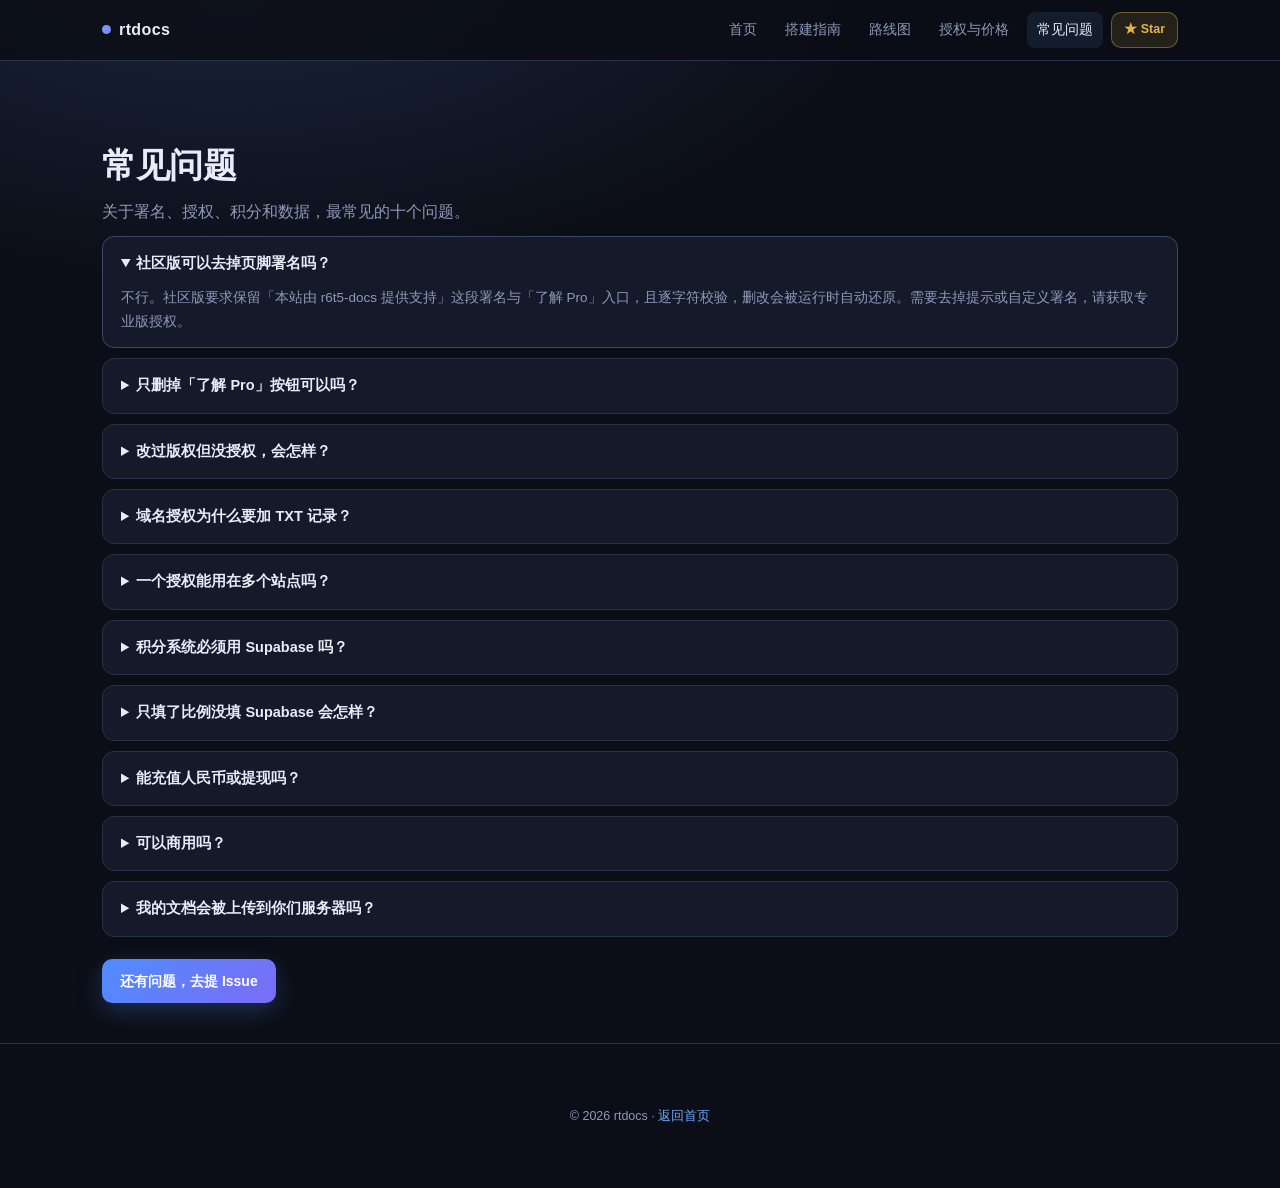
<file: faq.html>
<!DOCTYPE html>
<html lang="zh-CN">
<head>
<meta charset="UTF-8">
<meta name="viewport" content="width=device-width, initial-scale=1.0">
<title>常见问题 · rtdocs</title>
<meta name="description" content="rtdocs 常见问题：署名能不能去掉、授权怎么验证、积分怎么接、能不能商用、数据放哪。">
<link rel="stylesheet" href="assets/style.css">
</head>
<body>
<nav class="nav"><div class="nav-inner">
  <a class="brand" href="index.html"><span class="dot"></span>rtdocs</a>
  <a class="navlink" href="index.html">首页</a>
  <a class="navlink" href="guide.html">搭建指南</a>
  <a class="navlink" href="roadmap.html">路线图</a>
  <a class="navlink" href="pricing.html">授权与价格</a>
  <a class="navlink" href="faq.html">常见问题</a>
  <a class="btn sm gold" href="https://github.com/TanchiPanda/r6t5-docs-community" target="_blank" rel="noopener">★ Star</a>
</div></nav>

<header class="wrap hero" style="padding:64px 22px 10px;text-align:left">
  <h1 style="font-size:34px">常见问题</h1>
  <p class="lede" style="margin:0">关于署名、授权、积分和数据，最常见的十个问题。</p>
</header>

<section class="wrap">
  <details open><summary>社区版可以去掉页脚署名吗？</summary><p>不行。社区版要求保留「本站由 r6t5-docs 提供支持」这段署名与「了解 Pro」入口，且逐字符校验，删改会被运行时自动还原。需要去掉提示或自定义署名，请获取专业版授权。</p></details>
  <details><summary>只删掉「了解 Pro」按钮可以吗？</summary><p>也不可以。按钮和署名一起受保护：删掉、隐藏、改成别的文案或链接都会被判定为篡改并重建。授权版本才会把入口一并隐藏。</p></details>
  <details><summary>改过版权但没授权，会怎样？</summary><p>Docker 版在启动时比对站点文件与镜像原版的哈希，发现被改且未授权会打印差异并直接退出，不提供服务；运行期被改的请求返回 503。改回去或激活授权即可恢复。</p></details>
  <details><summary>域名授权为什么要加 TXT 记录？</summary><p>为了证明你确实控制这个域名。系统只校验 <code>_r6t5-verify.你的域名</code> 这条 TXT 的值是否等于 <code>r6t5-verify=&lt;token&gt;</code>，不检查域名是否存在、也不看 A/CNAME。</p></details>
  <details><summary>一个授权能用在多个站点吗？</summary><p>授权绑定具体域名或仓库。已验证的域名覆盖它自身与子域；多个站点需要分别授权，或把它们登记在同一个授权下的域名列表里。</p></details>
  <details><summary>积分系统必须用 Supabase 吗？</summary><p>目前是。后台填 Supabase URL 与 anon key，执行 <code>sql/points.sql</code> 与 <code>sql/points_v2.sql</code> 就能用。账户、积分、解锁记录、VIP 到期都存在你自己的项目里。</p></details>
  <details><summary>只填了比例没填 Supabase 会怎样？</summary><p>文档仍会按比例锁住，并提示「请联系管理员完善积分系统（管理员邮箱）」。社区版则完全不锁文、不弹窗。</p></details>
  <details><summary>能充值人民币或提现吗？</summary><p>不提供。积分只能通过兑换码、管理员发放，或你自己接的支付回调入账。这样不涉及资金通道与提现合规。</p></details>
  <details><summary>可以商用吗？</summary><p>可以。社区版可用于商业站点的展示，但不能去署名；专业版与订制版按授权范围商用。具体条款见仓库 LICENSE。</p></details>
  <details><summary>我的文档会被上传到你们服务器吗？</summary><p>不会。静态版是纯前端，Docker 版数据都在你自己的数据卷里；只有积分与账户数据放在你配置的 Supabase 项目中。</p></details>
  <div class="cta" style="justify-content:flex-start;margin-top:22px">
    <a class="btn primary" href="https://github.com/TanchiPanda/r6t5-docs-community/issues/new/choose" target="_blank" rel="noopener">还有问题，去提 Issue</a>
  </div>
</section>

<footer><div class="wrap"><div class="copy">© 2026 rtdocs · <a href="index.html">返回首页</a></div></div></footer>
<script src="assets/site.js"></script>
</body>
</html>
</file>
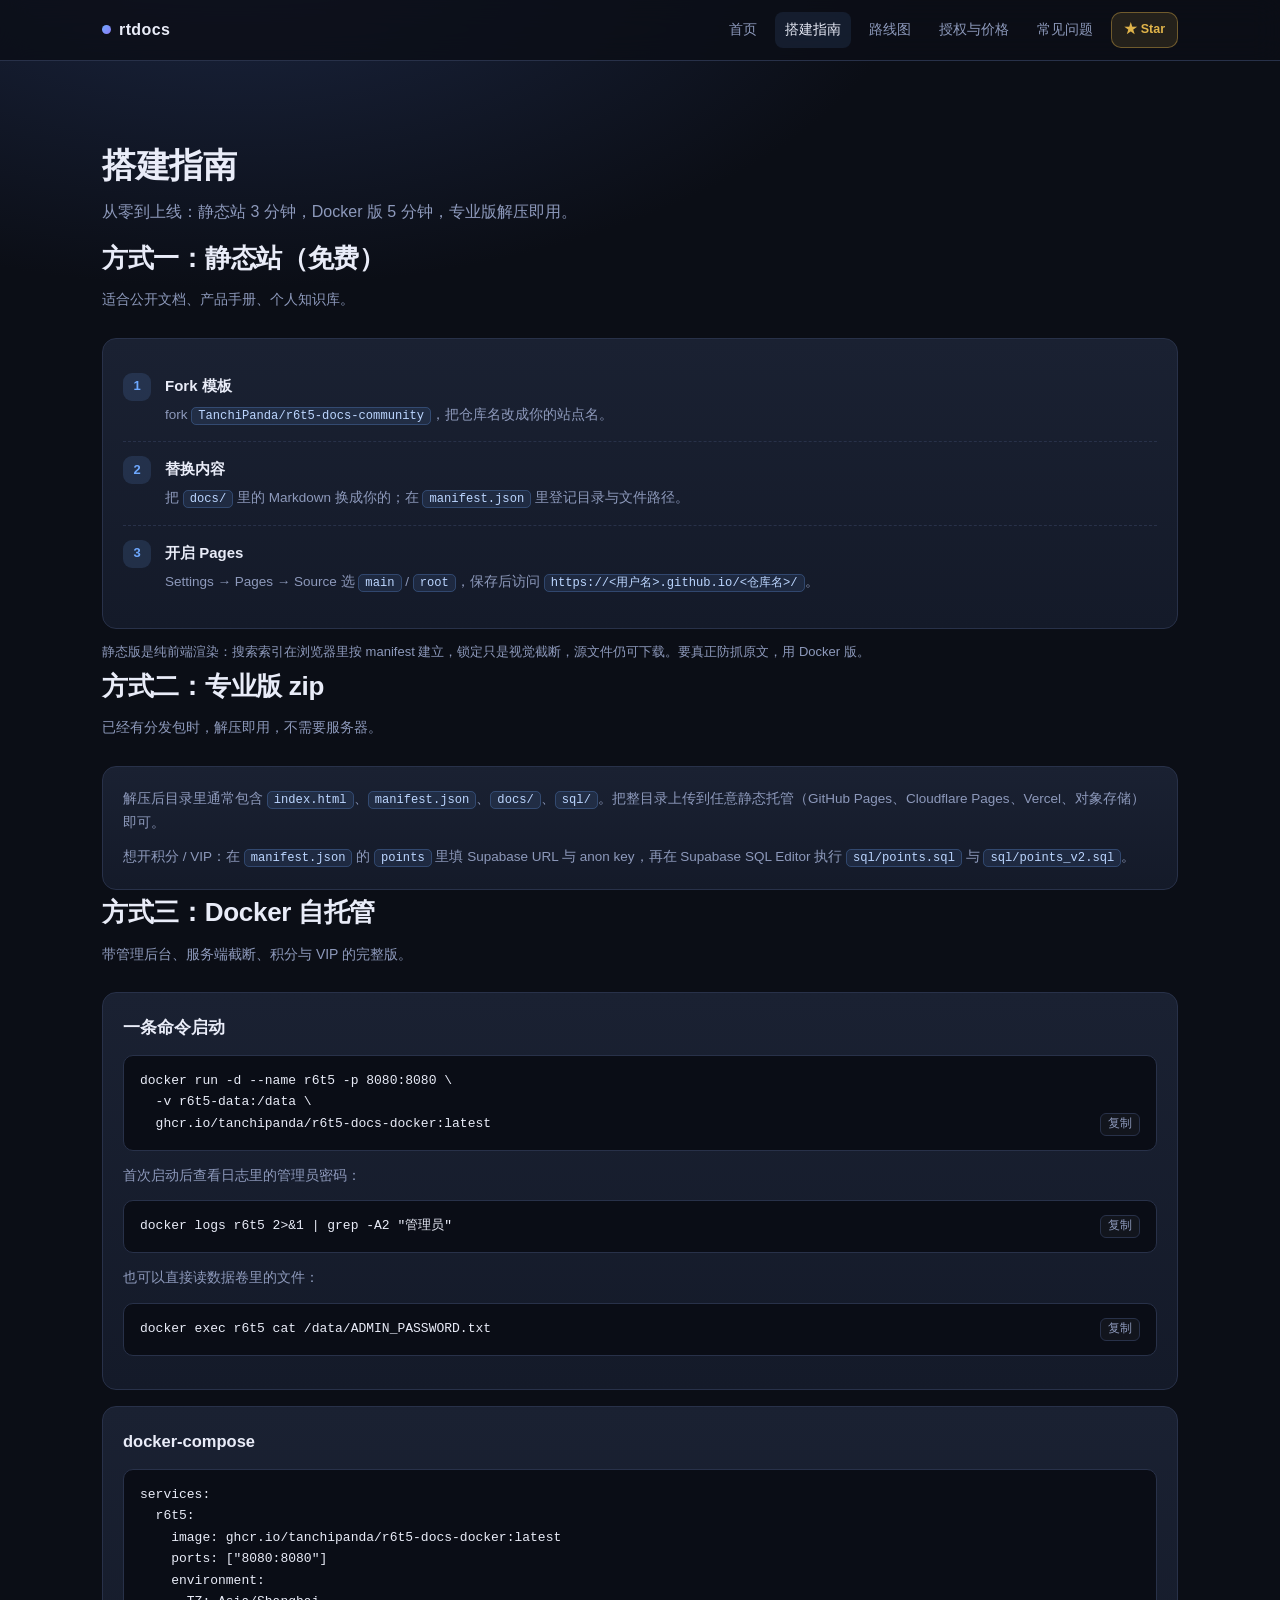
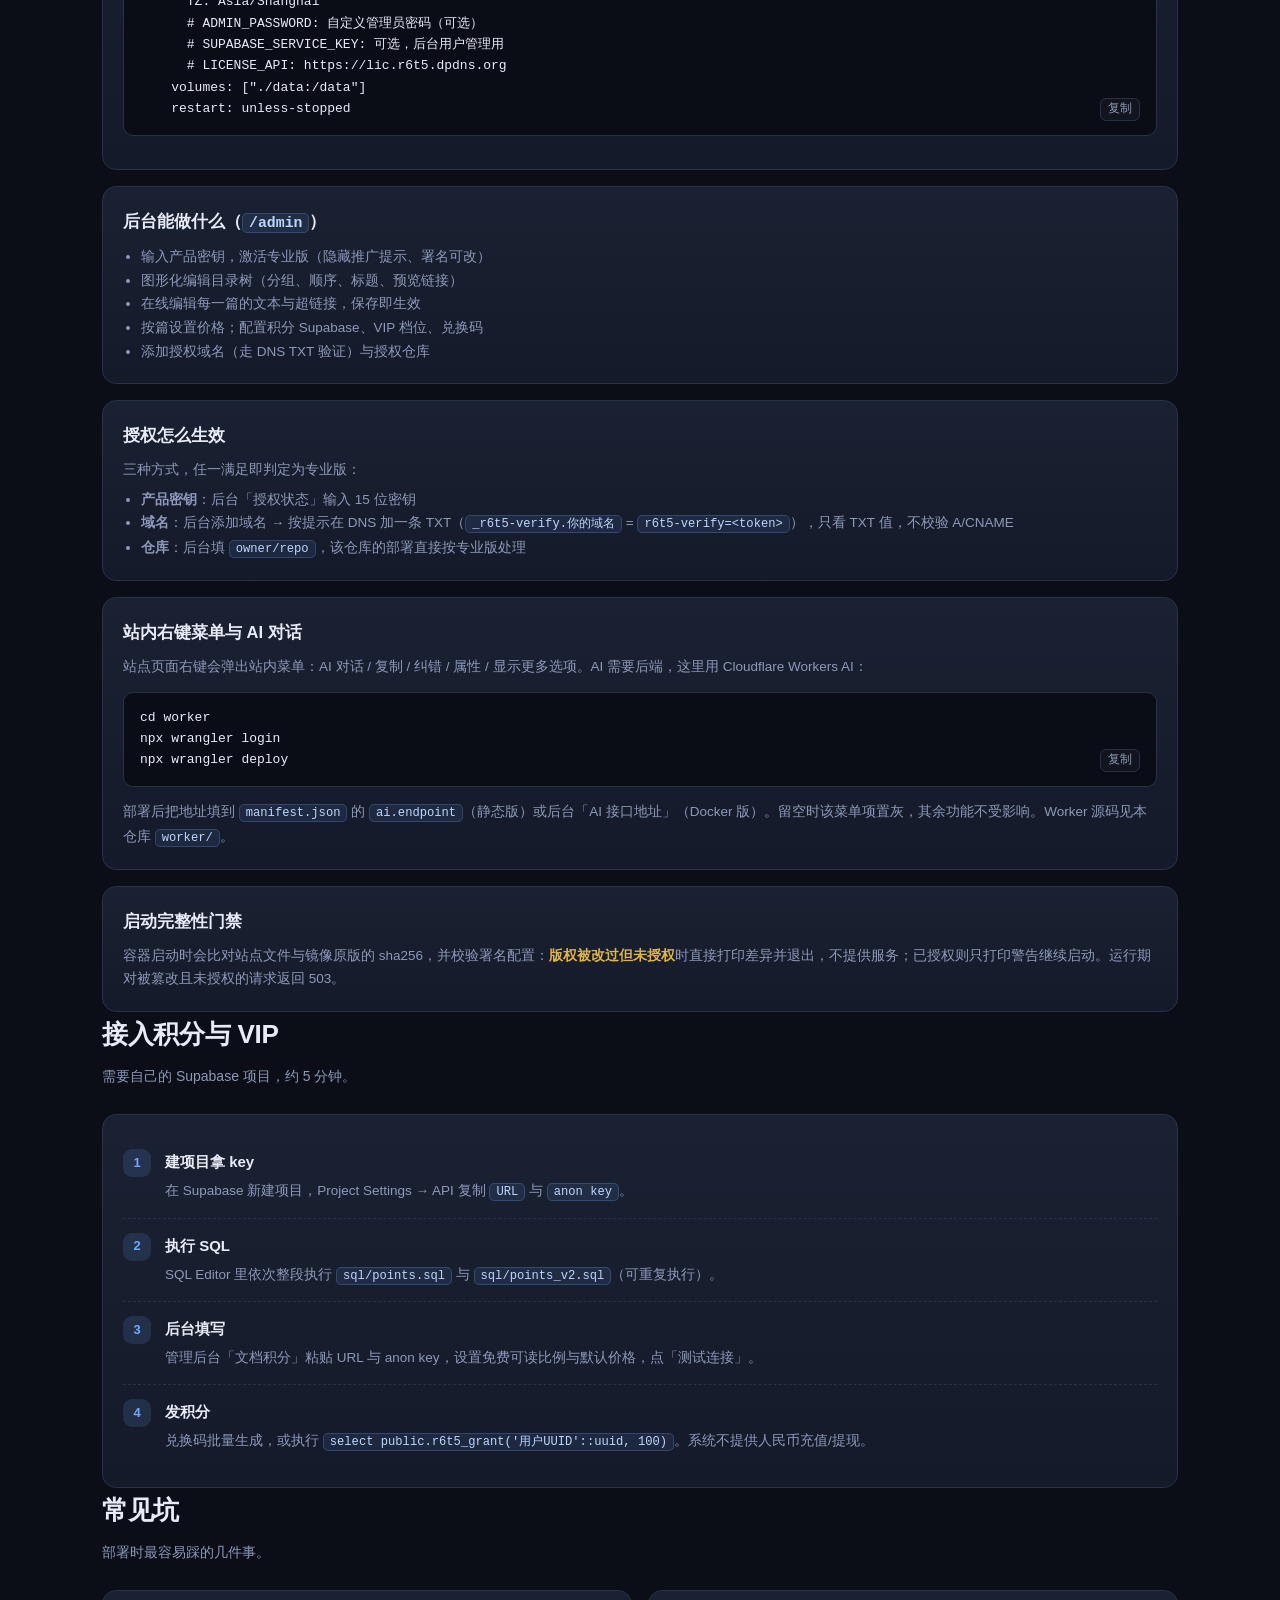
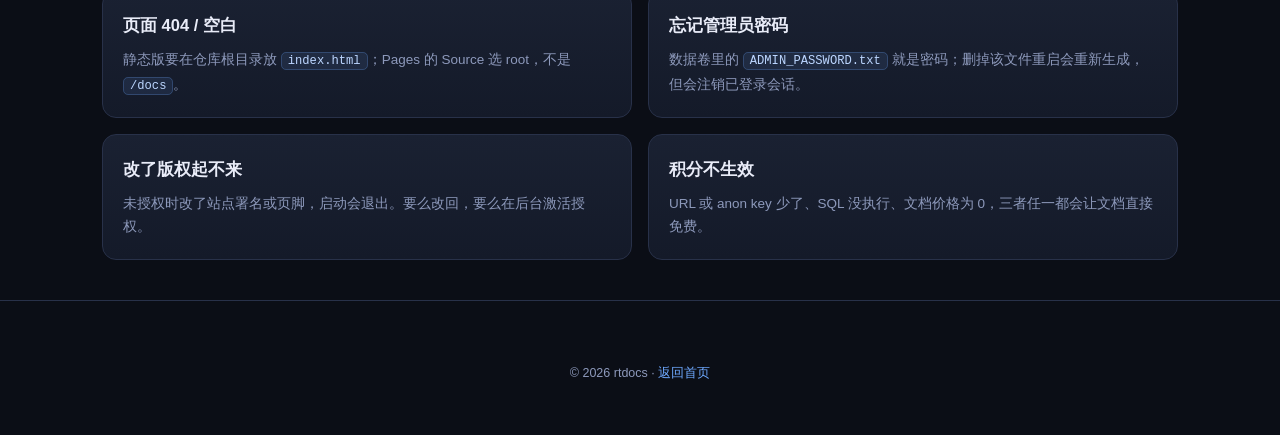
<file: guide.html>
<!DOCTYPE html>
<html lang="zh-CN">
<head>
<meta charset="UTF-8">
<meta name="viewport" content="width=device-width, initial-scale=1.0">
<title>搭建指南 · rtdocs</title>
<meta name="description" content="rtdocs 三种部署方式：GitHub Pages 静态站、专业版 zip 分发包、Docker 自托管，含授权、Supabase 积分与常见坑。">
<link rel="stylesheet" href="assets/style.css">
</head>
<body>
<nav class="nav"><div class="nav-inner">
  <a class="brand" href="index.html"><span class="dot"></span>rtdocs</a>
  <a class="navlink" href="index.html">首页</a>
  <a class="navlink" href="guide.html">搭建指南</a>
  <a class="navlink" href="roadmap.html">路线图</a>
  <a class="navlink" href="pricing.html">授权与价格</a>
  <a class="navlink" href="faq.html">常见问题</a>
  <a class="btn sm gold" href="https://github.com/TanchiPanda/r6t5-docs-community" target="_blank" rel="noopener">★ Star</a>
</div></nav>

<header class="wrap hero" style="padding:64px 22px 10px;text-align:left">
  <h1 style="font-size:34px">搭建指南</h1>
  <p class="lede" style="margin:0">从零到上线：静态站 3 分钟，Docker 版 5 分钟，专业版解压即用。</p>
</header>

<section class="wrap">
  <div class="sec-head"><h2>方式一：静态站（免费）</h2><p>适合公开文档、产品手册、个人知识库。</p></div>
  <div class="card steps">
    <div class="step"><div class="n">1</div><div><h4>Fork 模板</h4><p>fork <code>TanchiPanda/r6t5-docs-community</code>，把仓库名改成你的站点名。</p></div></div>
    <div class="step"><div class="n">2</div><div><h4>替换内容</h4><p>把 <code>docs/</code> 里的 Markdown 换成你的；在 <code>manifest.json</code> 里登记目录与文件路径。</p></div></div>
    <div class="step"><div class="n">3</div><div><h4>开启 Pages</h4><p>Settings → Pages → Source 选 <code>main</code> / <code>root</code>，保存后访问 <code>https://&lt;用户名&gt;.github.io/&lt;仓库名&gt;/</code>。</p></div></div>
  </div>
  <div class="note" style="color:var(--muted);font-size:13px;margin-top:12px">静态版是纯前端渲染：搜索索引在浏览器里按 manifest 建立，锁定只是视觉截断，源文件仍可下载。要真正防抓原文，用 Docker 版。</div>
</section>

<section class="wrap" id="zip">
  <div class="sec-head"><h2>方式二：专业版 zip</h2><p>已经有分发包时，解压即用，不需要服务器。</p></div>
  <div class="card">
    <p style="color:var(--muted);margin:0 0 10px;font-size:13.5px">解压后目录里通常包含 <code>index.html</code>、<code>manifest.json</code>、<code>docs/</code>、<code>sql/</code>。把整目录上传到任意静态托管（GitHub Pages、Cloudflare Pages、Vercel、对象存储）即可。</p>
    <p style="color:var(--muted);margin:0;font-size:13.5px">想开积分 / VIP：在 <code>manifest.json</code> 的 <code>points</code> 里填 Supabase URL 与 anon key，再在 Supabase SQL Editor 执行 <code>sql/points.sql</code> 与 <code>sql/points_v2.sql</code>。</p>
  </div>
</section>

<section class="wrap" id="docker">
  <div class="sec-head"><h2>方式三：Docker 自托管</h2><p>带管理后台、服务端截断、积分与 VIP 的完整版。</p></div>
  <div class="card">
    <h3>一条命令启动</h3>
<pre>docker run -d --name r6t5 -p 8080:8080 \
  -v r6t5-data:/data \
  ghcr.io/tanchipanda/r6t5-docs-docker:latest<span class="cp" data-copy="docker run -d --name r6t5 -p 8080:8080 -v r6t5-data:/data ghcr.io/tanchipanda/r6t5-docs-docker:latest">复制</span></pre>
    <p style="color:var(--muted);font-size:13.5px;margin:12px 0 0">首次启动后查看日志里的管理员密码：</p>
<pre>docker logs r6t5 2>&1 | grep -A2 "管理员"<span class="cp" data-copy='docker logs r6t5 2>&1 | grep -A2 "管理员"'>复制</span></pre>
    <p style="color:var(--muted);font-size:13.5px;margin:12px 0 0">也可以直接读数据卷里的文件：</p>
<pre>docker exec r6t5 cat /data/ADMIN_PASSWORD.txt<span class="cp" data-copy="docker exec r6t5 cat /data/ADMIN_PASSWORD.txt">复制</span></pre>
  </div>

  <div class="card" style="margin-top:16px">
    <h3>docker-compose</h3>
<pre>services:
  r6t5:
    image: ghcr.io/tanchipanda/r6t5-docs-docker:latest
    ports: ["8080:8080"]
    environment:
      TZ: Asia/Shanghai
      # ADMIN_PASSWORD: 自定义管理员密码（可选）
      # SUPABASE_SERVICE_KEY: 可选，后台用户管理用
      # LICENSE_API: https://lic.r6t5.dpdns.org
    volumes: ["./data:/data"]
    restart: unless-stopped<span class="cp" data-copy="services:
  r6t5:
    image: ghcr.io/tanchipanda/r6t5-docs-docker:latest
    ports: ['8080:8080']
    volumes: ['./data:/data']
    restart: unless-stopped">复制</span></pre>
  </div>

  <div class="card" style="margin-top:16px">
    <h3>后台能做什么（<code>/admin</code>）</h3>
    <ul style="color:var(--muted);font-size:13.5px;padding-left:18px;margin:8px 0 0">
      <li>输入产品密钥，激活专业版（隐藏推广提示、署名可改）</li>
      <li>图形化编辑目录树（分组、顺序、标题、预览链接）</li>
      <li>在线编辑每一篇的文本与超链接，保存即生效</li>
      <li>按篇设置价格；配置积分 Supabase、VIP 档位、兑换码</li>
      <li>添加授权域名（走 DNS TXT 验证）与授权仓库</li>
    </ul>
  </div>

  <div class="card" style="margin-top:16px">
    <h3>授权怎么生效</h3>
    <p style="color:var(--muted);font-size:13.5px;margin:8px 0 0">三种方式，任一满足即判定为专业版：</p>
    <ul style="color:var(--muted);font-size:13.5px;padding-left:18px;margin:6px 0 0">
      <li><b>产品密钥</b>：后台「授权状态」输入 15 位密钥</li>
      <li><b>域名</b>：后台添加域名 → 按提示在 DNS 加一条 TXT（<code>_r6t5-verify.你的域名</code> = <code>r6t5-verify=&lt;token&gt;</code>），只看 TXT 值，不校验 A/CNAME</li>
      <li><b>仓库</b>：后台填 <code>owner/repo</code>，该仓库的部署直接按专业版处理</li>
    </ul>
  </div>

      <div class="card" style="margin-top:16px">
        <h3>站内右键菜单与 AI 对话</h3>
        <p style="color:var(--muted);font-size:13.5px;margin:8px 0 0">站点页面右键会弹出站内菜单：AI 对话 / 复制 / 纠错 / 属性 / 显示更多选项。AI 需要后端，这里用 Cloudflare Workers AI：</p>
        <pre>cd worker
npx wrangler login
npx wrangler deploy<span class="cp" data-copy="cd worker
npx wrangler login
npx wrangler deploy">复制</span></pre>
        <p style="color:var(--muted);font-size:13.5px;margin:8px 0 0">部署后把地址填到 <code>manifest.json</code> 的 <code>ai.endpoint</code>（静态版）或后台「AI 接口地址」（Docker 版）。留空时该菜单项置灰，其余功能不受影响。Worker 源码见本仓库 <code>worker/</code>。</p>
      </div>
  <div class="card" style="margin-top:16px">
    <h3>启动完整性门禁</h3>
    <p style="color:var(--muted);font-size:13.5px;margin:8px 0 0">容器启动时会比对站点文件与镜像原版的 sha256，并校验署名配置：<b style="color:var(--gold)">版权被改过但未授权</b>时直接打印差异并退出，不提供服务；已授权则只打印警告继续启动。运行期对被篡改且未授权的请求返回 503。</p>
  </div>
</section>

<section class="wrap" id="points">
  <div class="sec-head"><h2>接入积分与 VIP</h2><p>需要自己的 Supabase 项目，约 5 分钟。</p></div>
  <div class="card steps">
    <div class="step"><div class="n">1</div><div><h4>建项目拿 key</h4><p>在 Supabase 新建项目，Project Settings → API 复制 <code>URL</code> 与 <code>anon key</code>。</p></div></div>
    <div class="step"><div class="n">2</div><div><h4>执行 SQL</h4><p>SQL Editor 里依次整段执行 <code>sql/points.sql</code> 与 <code>sql/points_v2.sql</code>（可重复执行）。</p></div></div>
    <div class="step"><div class="n">3</div><div><h4>后台填写</h4><p>管理后台「文档积分」粘贴 URL 与 anon key，设置免费可读比例与默认价格，点「测试连接」。</p></div></div>
    <div class="step"><div class="n">4</div><div><h4>发积分</h4><p>兑换码批量生成，或执行 <code>select public.r6t5_grant('用户UUID'::uuid, 100)</code>。系统不提供人民币充值/提现。</p></div></div>
  </div>
</section>

<section class="wrap">
  <div class="sec-head"><h2>常见坑</h2><p>部署时最容易踩的几件事。</p></div>
  <div class="grid g2">
    <div class="card"><h3>页面 404 / 空白</h3><p>静态版要在仓库根目录放 <code>index.html</code>；Pages 的 Source 选 root，不是 <code>/docs</code>。</p></div>
    <div class="card"><h3>忘记管理员密码</h3><p>数据卷里的 <code>ADMIN_PASSWORD.txt</code> 就是密码；删掉该文件重启会重新生成，但会注销已登录会话。</p></div>
    <div class="card"><h3>改了版权起不来</h3><p>未授权时改了站点署名或页脚，启动会退出。要么改回，要么在后台激活授权。</p></div>
    <div class="card"><h3>积分不生效</h3><p>URL 或 anon key 少了、SQL 没执行、文档价格为 0，三者任一都会让文档直接免费。</p></div>
  </div>
</section>

<footer><div class="wrap"><div class="copy">© 2026 rtdocs · <a href="index.html">返回首页</a></div></div></footer>
<script src="assets/site.js"></script>
</body>
</html>
</file>
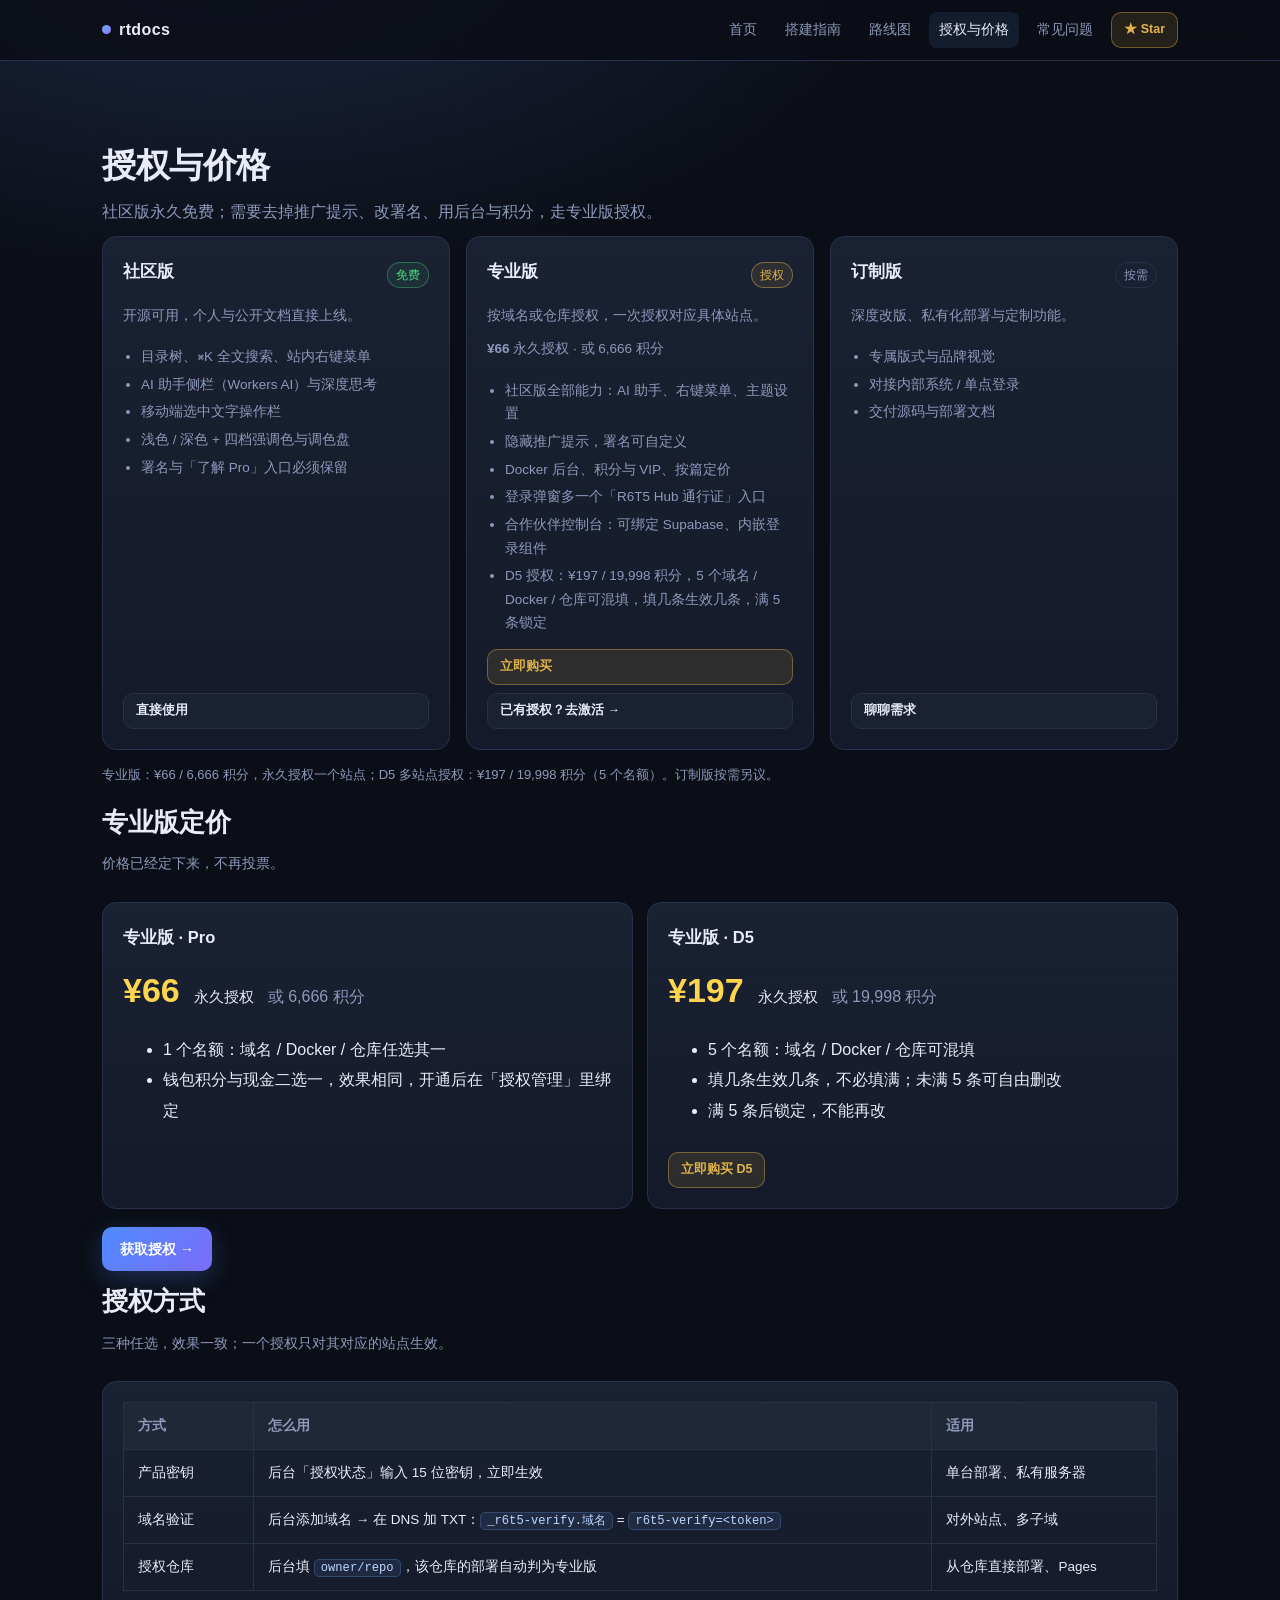
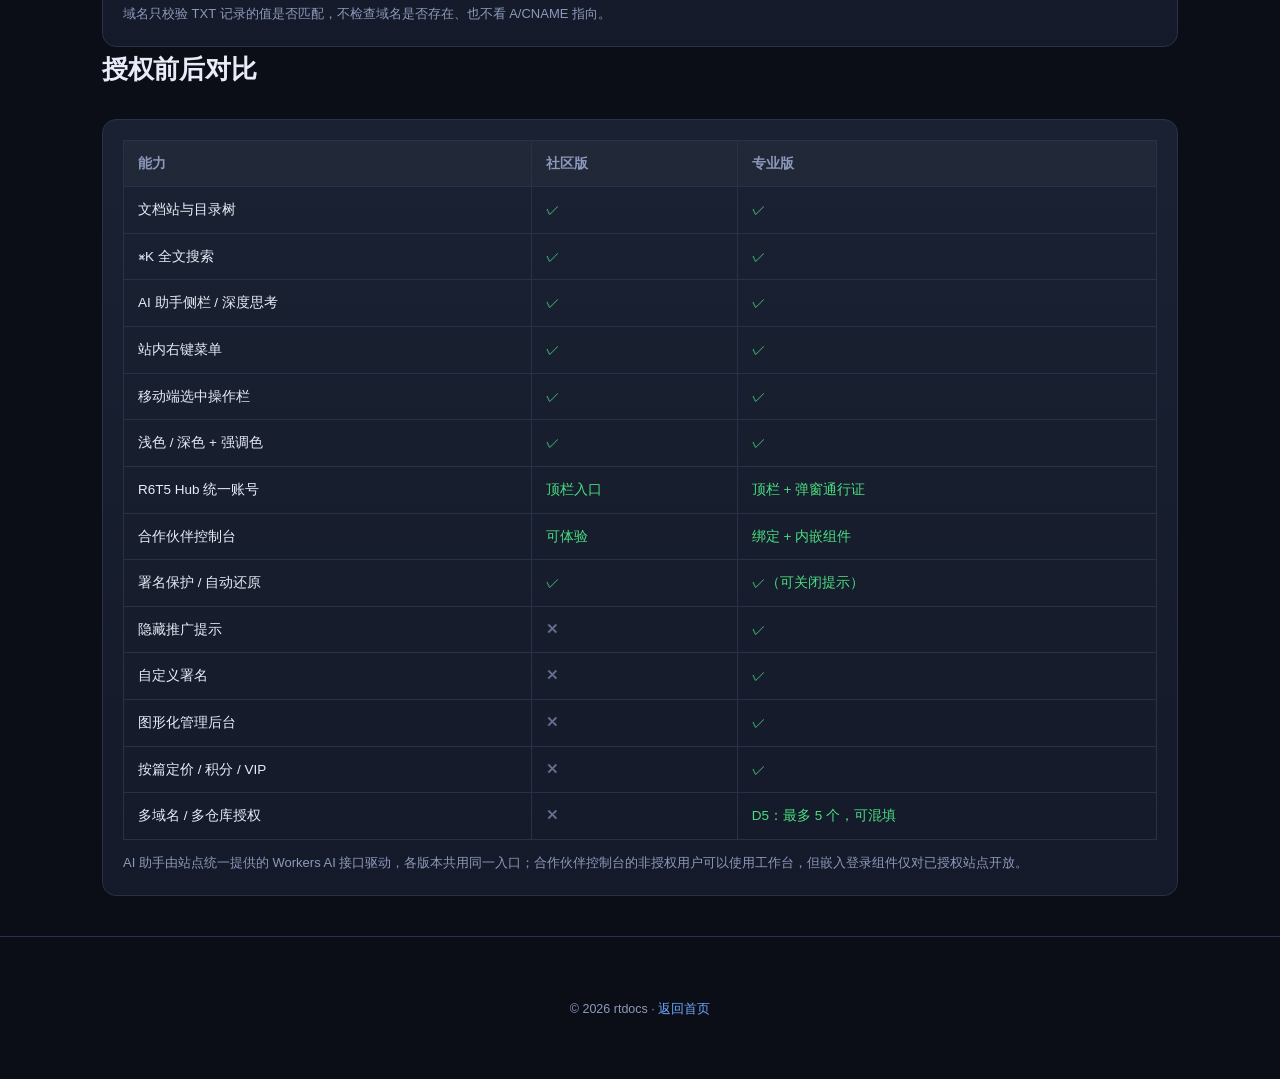
<file: pricing.html>
<!DOCTYPE html>
<html lang="zh-CN">
<head>
<meta charset="UTF-8">
<meta name="viewport" content="width=device-width, initial-scale=1.0">
<title>授权与价格 · rtdocs</title>
<meta name="description" content="rtdocs 社区版免费，含 AI 助手、站内右键与主题设置；专业版按域名或仓库授权，可隐藏推广提示、改署名并解锁后台与合作伙伴嵌入组件。">
<link rel="stylesheet" href="assets/style.css">
</head>
<body>
<nav class="nav"><div class="nav-inner">
  <a class="brand" href="index.html"><span class="dot"></span>rtdocs</a>
  <a class="navlink" href="index.html">首页</a>
  <a class="navlink" href="guide.html">搭建指南</a>
  <a class="navlink" href="roadmap.html">路线图</a>
  <a class="navlink" href="pricing.html">授权与价格</a>
  <a class="navlink" href="faq.html">常见问题</a>
  <a class="btn sm gold" href="https://github.com/TanchiPanda/r6t5-docs-community" target="_blank" rel="noopener">★ Star</a>
</div></nav>

<header class="wrap hero" style="padding:64px 22px 10px;text-align:left">
  <h1 style="font-size:34px">授权与价格</h1>
  <p class="lede" style="margin:0">社区版永久免费；需要去掉推广提示、改署名、用后台与积分，走专业版授权。</p>
</header>

<section class="wrap">
  <div class="grid g3">
    <div class="card edition">
      <div class="top"><h3>社区版</h3><span class="badge free">免费</span></div>
      <p>开源可用，个人与公开文档直接上线。</p>
      <ul>
        <li>目录树、⌘K 全文搜索、站内右键菜单</li>
        <li>AI 助手侧栏（Workers AI）与深度思考</li>
        <li>移动端选中文字操作栏</li>
        <li>浅色 / 深色 + 四档强调色与调色盘</li>
        <li>署名与「了解 Pro」入口必须保留</li>
      </ul>
      <a class="btn sm" style="margin-top:auto" href="https://github.com/TanchiPanda/r6t5-docs-community" target="_blank" rel="noopener">直接使用</a>
    </div>
    <div class="card edition">
      <div class="top"><h3>专业版</h3><span class="badge pro">授权</span></div>
      <p>按域名或仓库授权，一次授权对应具体站点。</p>
      <p class="price"><b>¥66</b> <span>永久授权 · 或 6,666 积分</span></p>
      <ul>
        <li>社区版全部能力：AI 助手、右键菜单、主题设置</li>
        <li>隐藏推广提示，署名可自定义</li>
        <li>Docker 后台、积分与 VIP、按篇定价</li>
        <li>登录弹窗多一个「R6T5 Hub 通行证」入口</li>
        <li>合作伙伴控制台：可绑定 Supabase、内嵌登录组件</li>
        <li>D5 授权：¥197 / 19,998 积分，5 个域名 / Docker / 仓库可混填，填几条生效几条，满 5 条锁定</li>
      </ul>
      <div style="margin-top:auto;display:flex;flex-direction:column;gap:8px">
        <a class="btn sm gold" href="https://wallet.r6t5.dpdns.org/checkout.html?app=docs&d5=false" target="_blank" rel="noopener">立即购买</a>
        <a class="btn sm" href="https://myacc.r6t5.dpdns.org/license.html" target="_blank" rel="noopener">已有授权？去激活 →</a>
      </div>
    </div>
    <div class="card edition">
      <div class="top"><h3>订制版</h3><span class="badge">按需</span></div>
      <p>深度改版、私有化部署与定制功能。</p>
      <ul>
        <li>专属版式与品牌视觉</li>
        <li>对接内部系统 / 单点登录</li>
        <li>交付源码与部署文档</li>
      </ul>
      <a class="btn sm" style="margin-top:auto" href="https://github.com/TanchiPanda/r6t5-docs-community/issues/new?template=feature_request.yml" target="_blank" rel="noopener">聊聊需求</a>
    </div>
  </div>
  <p style="color:var(--muted);font-size:13px;margin-top:14px">专业版：¥66 / 6,666 积分，永久授权一个站点；D5 多站点授权：¥197 / 19,998 积分（5 个名额）。订制版按需另议。</p>
</section>

<section class="wrap" id="price">
  <div class="sec-head"><h2>专业版定价</h2><p>价格已经定下来，不再投票。</p></div>
  <div class="grid" style="grid-template-columns:repeat(auto-fit,minmax(260px,1fr));gap:14px">
    <div class="card">
      <h3 style="margin-bottom:10px">专业版 · Pro</h3>
      <div style="display:flex;align-items:baseline;gap:14px;flex-wrap:wrap">
        <b style="font-size:34px;color:#ffd54f">¥66</b>
        <span style="font-size:15px">永久授权</span>
        <span style="color:var(--muted)">或 6,666 积分</span>
      </div>
      <ul style="margin-top:14px;line-height:1.9">
        <li>1 个名额：域名 / Docker / 仓库任选其一</li>
        <li>钱包积分与现金二选一，效果相同，开通后在「授权管理」里绑定</li>
      </ul>
    </div>
    <div class="card">
      <h3 style="margin-bottom:10px">专业版 · D5</h3>
      <div style="display:flex;align-items:baseline;gap:14px;flex-wrap:wrap">
        <b style="font-size:34px;color:#ffd54f">¥197</b>
        <span style="font-size:15px">永久授权</span>
        <span style="color:var(--muted)">或 19,998 积分</span>
      </div>
      <ul style="margin-top:14px;line-height:1.9">
        <li>5 个名额：域名 / Docker / 仓库可混填</li>
        <li>填几条生效几条，不必填满；未满 5 条可自由删改</li>
        <li>满 5 条后锁定，不能再改</li>
      </ul>
      <a class="btn sm gold" style="margin-top:10px" href="https://wallet.r6t5.dpdns.org/checkout.html?app=docs&d5=true" target="_blank" rel="noopener">立即购买 D5</a>
    </div>
  </div>
    <div class="cta" style="justify-content:flex-start;margin-top:18px">
      <a class="btn primary" href="https://github.com/TanchiPanda/r6t5-docs-community/issues/new?template=feature_request.yml" target="_blank" rel="noopener">获取授权 →</a>
    </div>
  </div>
</section>

<section class="wrap">
  <div class="sec-head"><h2>授权方式</h2><p>三种任选，效果一致；一个授权只对其对应的站点生效。</p></div>
  <div class="card">
    <table>
      <tr><th style="width:130px">方式</th><th>怎么用</th><th>适用</th></tr>
      <tr><td>产品密钥</td><td>后台「授权状态」输入 15 位密钥，立即生效</td><td>单台部署、私有服务器</td></tr>
      <tr><td>域名验证</td><td>后台添加域名 → 在 DNS 加 TXT：<code>_r6t5-verify.域名</code> = <code>r6t5-verify=&lt;token&gt;</code></td><td>对外站点、多子域</td></tr>
      <tr><td>授权仓库</td><td>后台填 <code>owner/repo</code>，该仓库的部署自动判为专业版</td><td>从仓库直接部署、Pages</td></tr>
    </table>
    <p style="color:var(--muted);font-size:13px;margin:12px 0 0">域名只校验 TXT 记录的值是否匹配，不检查域名是否存在、也不看 A/CNAME 指向。</p>
  </div>
</section>

<section class="wrap">
  <div class="sec-head"><h2>授权前后对比</h2></div>
  <div class="card">
    <table>
      <tr><th>能力</th><th>社区版</th><th>专业版</th></tr>
      <tr><td>文档站与目录树</td><td class="y">✓</td><td class="y">✓</td></tr>
      <tr><td>⌘K 全文搜索</td><td class="y">✓</td><td class="y">✓</td></tr>
      <tr><td>AI 助手侧栏 / 深度思考</td><td class="y">✓</td><td class="y">✓</td></tr>
      <tr><td>站内右键菜单</td><td class="y">✓</td><td class="y">✓</td></tr>
      <tr><td>移动端选中操作栏</td><td class="y">✓</td><td class="y">✓</td></tr>
      <tr><td>浅色 / 深色 + 强调色</td><td class="y">✓</td><td class="y">✓</td></tr>
      <tr><td>R6T5 Hub 统一账号</td><td class="y">顶栏入口</td><td class="y">顶栏 + 弹窗通行证</td></tr>
      <tr><td>合作伙伴控制台</td><td class="y">可体验</td><td class="y">绑定 + 内嵌组件</td></tr>
      <tr><td>署名保护 / 自动还原</td><td class="y">✓</td><td class="y">✓（可关闭提示）</td></tr>
      <tr><td>隐藏推广提示</td><td class="n">✕</td><td class="y">✓</td></tr>
      <tr><td>自定义署名</td><td class="n">✕</td><td class="y">✓</td></tr>
      <tr><td>图形化管理后台</td><td class="n">✕</td><td class="y">✓</td></tr>
      <tr><td>按篇定价 / 积分 / VIP</td><td class="n">✕</td><td class="y">✓</td></tr>
      <tr><td>多域名 / 多仓库授权</td><td class="n">✕</td><td class="y">D5：最多 5 个，可混填</td></tr>
    </table>
    <p style="color:var(--muted);font-size:13px;margin:12px 0 0">AI 助手由站点统一提供的 Workers AI 接口驱动，各版本共用同一入口；合作伙伴控制台的非授权用户可以使用工作台，但嵌入登录组件仅对已授权站点开放。</p>
  </div>
</section>

<footer><div class="wrap"><div class="copy">© 2026 rtdocs · <a href="index.html">返回首页</a></div></div></footer>
<script src="assets/site.js"></script>
</body>
</html>
</file>
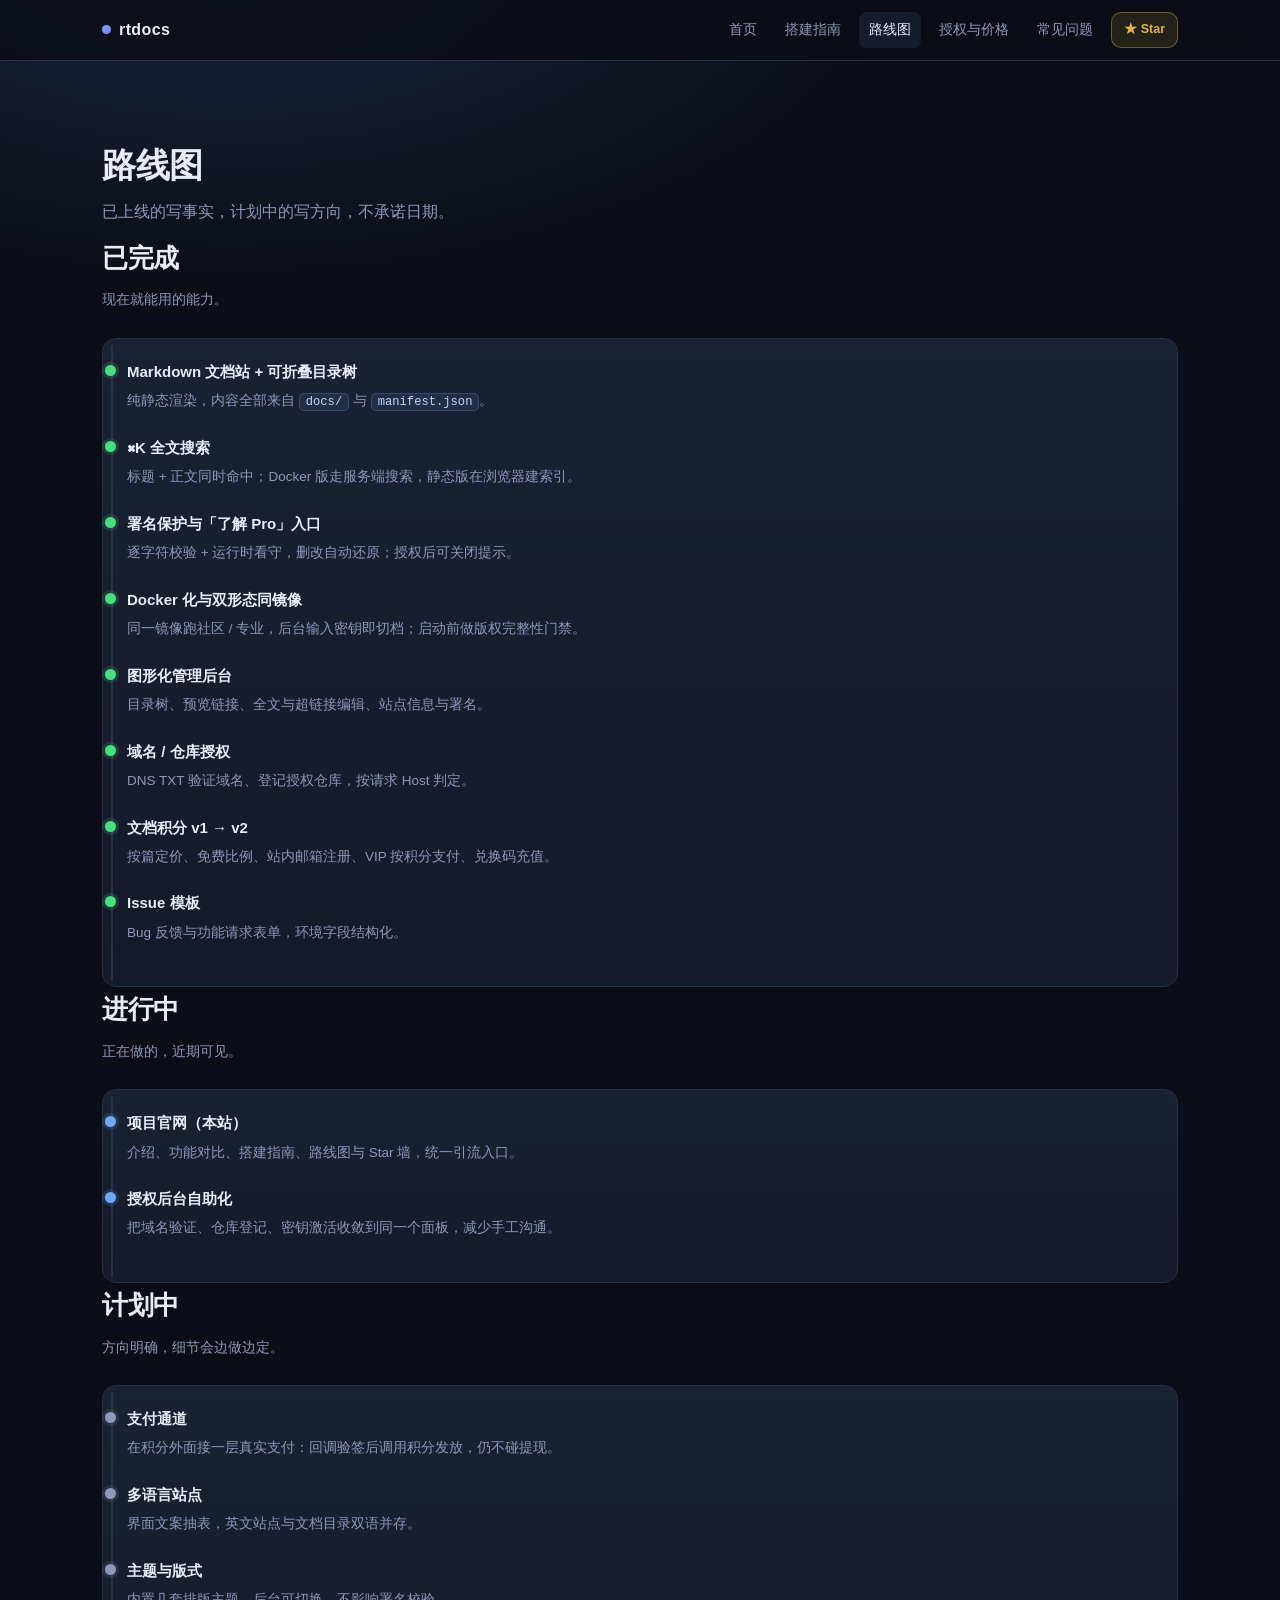
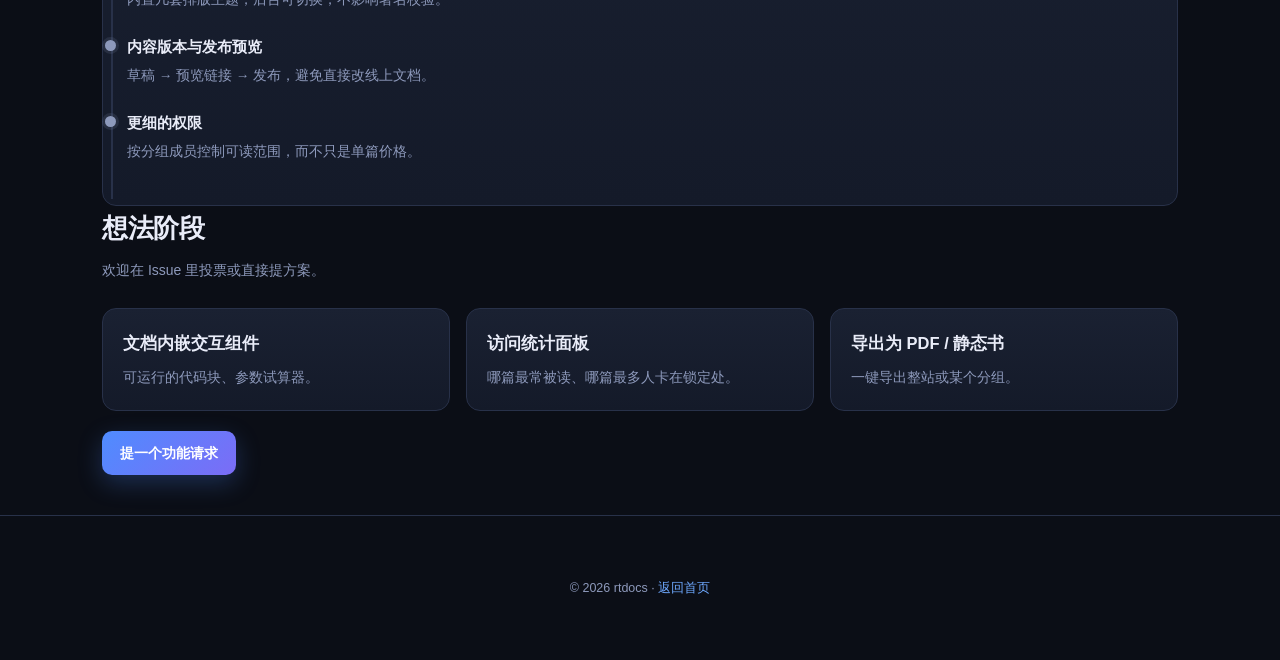
<file: roadmap.html>
<!DOCTYPE html>
<html lang="zh-CN">
<head>
<meta charset="UTF-8">
<meta name="viewport" content="width=device-width, initial-scale=1.0">
<title>路线图 · rtdocs</title>
<meta name="description" content="rtdocs 已完成能力与后续计划：搜索、积分与 VIP、管理后台、多语言、支付通道。">
<link rel="stylesheet" href="assets/style.css">
</head>
<body>
<nav class="nav"><div class="nav-inner">
  <a class="brand" href="index.html"><span class="dot"></span>rtdocs</a>
  <a class="navlink" href="index.html">首页</a>
  <a class="navlink" href="guide.html">搭建指南</a>
  <a class="navlink" href="roadmap.html">路线图</a>
  <a class="navlink" href="pricing.html">授权与价格</a>
  <a class="navlink" href="faq.html">常见问题</a>
  <a class="btn sm gold" href="https://github.com/TanchiPanda/r6t5-docs-community" target="_blank" rel="noopener">★ Star</a>
</div></nav>

<header class="wrap hero" style="padding:64px 22px 10px;text-align:left">
  <h1 style="font-size:34px">路线图</h1>
  <p class="lede" style="margin:0">已上线的写事实，计划中的写方向，不承诺日期。</p>
</header>

<section class="wrap">
  <div class="sec-head"><h2>已完成</h2><p>现在就能用的能力。</p></div>
  <div class="card tl">
    <div class="tli done"><h4>Markdown 文档站 + 可折叠目录树</h4><p>纯静态渲染，内容全部来自 <code>docs/</code> 与 <code>manifest.json</code>。</p></div>
    <div class="tli done"><h4>⌘K 全文搜索</h4><p>标题 + 正文同时命中；Docker 版走服务端搜索，静态版在浏览器建索引。</p></div>
    <div class="tli done"><h4>署名保护与「了解 Pro」入口</h4><p>逐字符校验 + 运行时看守，删改自动还原；授权后可关闭提示。</p></div>
    <div class="tli done"><h4>Docker 化与双形态同镜像</h4><p>同一镜像跑社区 / 专业，后台输入密钥即切档；启动前做版权完整性门禁。</p></div>
    <div class="tli done"><h4>图形化管理后台</h4><p>目录树、预览链接、全文与超链接编辑、站点信息与署名。</p></div>
    <div class="tli done"><h4>域名 / 仓库授权</h4><p>DNS TXT 验证域名、登记授权仓库，按请求 Host 判定。</p></div>
    <div class="tli done"><h4>文档积分 v1 → v2</h4><p>按篇定价、免费比例、站内邮箱注册、VIP 按积分支付、兑换码充值。</p></div>
    <div class="tli done"><h4>Issue 模板</h4><p>Bug 反馈与功能请求表单，环境字段结构化。</p></div>
  </div>
</section>

<section class="wrap">
  <div class="sec-head"><h2>进行中</h2><p>正在做的，近期可见。</p></div>
  <div class="card tl">
    <div class="tli"><h4>项目官网（本站）</h4><p>介绍、功能对比、搭建指南、路线图与 Star 墙，统一引流入口。</p></div>
    <div class="tli"><h4>授权后台自助化</h4><p>把域名验证、仓库登记、密钥激活收敛到同一个面板，减少手工沟通。</p></div>
  </div>
</section>

<section class="wrap">
  <div class="sec-head"><h2>计划中</h2><p>方向明确，细节会边做边定。</p></div>
  <div class="card tl">
    <div class="tli plan"><h4>支付通道</h4><p>在积分外面接一层真实支付：回调验签后调用积分发放，仍不碰提现。</p></div>
    <div class="tli plan"><h4>多语言站点</h4><p>界面文案抽表，英文站点与文档目录双语并存。</p></div>
    <div class="tli plan"><h4>主题与版式</h4><p>内置几套排版主题，后台可切换，不影响署名校验。</p></div>
    <div class="tli plan"><h4>内容版本与发布预览</h4><p>草稿 → 预览链接 → 发布，避免直接改线上文档。</p></div>
    <div class="tli plan"><h4>更细的权限</h4><p>按分组成员控制可读范围，而不只是单篇价格。</p></div>
  </div>
</section>

<section class="wrap">
  <div class="sec-head"><h2>想法阶段</h2><p>欢迎在 Issue 里投票或直接提方案。</p></div>
  <div class="grid g3">
    <div class="card"><h3>文档内嵌交互组件</h3><p>可运行的代码块、参数试算器。</p></div>
    <div class="card"><h3>访问统计面板</h3><p>哪篇最常被读、哪篇最多人卡在锁定处。</p></div>
    <div class="card"><h3>导出为 PDF / 静态书</h3><p>一键导出整站或某个分组。</p></div>
  </div>
  <div class="cta" style="justify-content:flex-start;margin-top:20px">
    <a class="btn primary" href="https://github.com/TanchiPanda/r6t5-docs-community/issues/new?template=feature_request.yml" target="_blank" rel="noopener">提一个功能请求</a>
  </div>
</section>

<footer><div class="wrap"><div class="copy">© 2026 rtdocs · <a href="index.html">返回首页</a></div></div></footer>
<script src="assets/site.js"></script>
</body>
</html>
</file>
<file: assets/style.css>
:root{
  --bg:#0b0e16; --bg-soft:#10141f; --panel:#141a29; --panel-2:#1a2132;
  --line:#283149; --text:#e9ecf8; --muted:#8d99bb; --accent:#6ea8fe; --accent-2:#8b7cf6;
  --gold:#e0b44a; --green:#4ade80; --radius:14px;
}
*{box-sizing:border-box}
html{scroll-behavior:smooth}
body{
  margin:0;background:radial-gradient(1200px 620px at 18% -8%,#1c2743 0%,var(--bg) 58%) fixed,var(--bg);
  color:var(--text);font-family:-apple-system,BlinkMacSystemFont,"PingFang SC","Microsoft YaHei",sans-serif;
  line-height:1.75;-webkit-font-smoothing:antialiased;
}
a{color:var(--accent);text-decoration:none}
a:hover{text-decoration:underline}
code{background:rgba(110,168,254,.1);border:1px solid rgba(110,168,254,.24);border-radius:5px;padding:1px 6px;font-size:.9em;color:#bcd6ff}
.wrap{max-width:1120px;margin:0 auto;padding:0 22px}
/* nav */
.nav{position:sticky;top:0;z-index:50;backdrop-filter:blur(14px);background:rgba(11,14,22,.82);border-bottom:1px solid var(--line)}
.nav-inner{max-width:1120px;margin:0 auto;padding:12px 22px;display:flex;align-items:center;gap:8px}
.brand{font-weight:700;letter-spacing:.4px;color:var(--text);display:flex;align-items:center;gap:8px;margin-right:auto}
.brand .dot{width:9px;height:9px;border-radius:50%;background:linear-gradient(135deg,var(--accent),var(--accent-2))}
.nav a.navlink{color:var(--muted);font-size:13.5px;padding:6px 10px;border-radius:8px}
.nav a.navlink:hover,.nav a.navlink.active{color:var(--text);background:rgba(110,168,254,.1);text-decoration:none}
.nav .ghbtn{margin-left:8px}
/* buttons */
.btn{display:inline-flex;align-items:center;gap:8px;padding:10px 18px;border-radius:10px;font-size:14px;font-weight:600;border:1px solid var(--line);color:var(--text);background:var(--panel-2);text-decoration:none;cursor:pointer}
.btn:hover{text-decoration:none;border-color:#3a466a}
.btn.primary{background:linear-gradient(135deg,#4f8cff,#7b6cf6);border:none;color:#fff;box-shadow:0 8px 24px rgba(79,140,255,.26)}
.btn.gold{background:rgba(224,180,74,.12);border-color:rgba(224,180,74,.4);color:var(--gold)}
.btn.sm{padding:6px 12px;font-size:12.5px}
/* hero */
.hero{padding:84px 0 26px;text-align:center}
.pill{display:inline-flex;align-items:center;gap:8px;font-size:12.5px;color:var(--muted);border:1px solid var(--line);border-radius:999px;padding:5px 12px;background:rgba(255,255,255,.02)}
.pill .live{width:6px;height:6px;border-radius:50%;background:var(--green)}
h1{font-size:46px;line-height:1.2;margin:20px 0 12px;letter-spacing:-.5px}
h1 .grad{background:linear-gradient(120deg,#8db6ff,#a58bff 60%,#ffd27a);-webkit-background-clip:text;background-clip:text;color:transparent}
.lede{color:var(--muted);font-size:16px;max-width:720px;margin:0 auto}
.cta{display:flex;gap:12px;justify-content:center;margin:26px 0 8px;flex-wrap:wrap}
/* stats */
.stats{display:grid;grid-template-columns:repeat(4,1fr);gap:14px;margin:38px 0 8px}
.stat{background:linear-gradient(180deg,var(--panel-2),var(--panel));border:1px solid var(--line);border-radius:var(--radius);padding:16px;text-align:center}
.stat b{display:block;font-size:26px;font-weight:700;letter-spacing:-.5px}
.stat span{font-size:12.5px;color:var(--muted)}
/* sections */
section{padding:54px 0}
.sec-head{margin-bottom:26px}
.sec-head h2{font-size:26px;margin:0 0 6px;letter-spacing:-.3px}
.sec-head p{color:var(--muted);margin:0;font-size:14px}
.grid{display:grid;gap:16px}
.g2{grid-template-columns:repeat(2,1fr)}
.g3{grid-template-columns:repeat(3,1fr)}
.g4{grid-template-columns:repeat(4,1fr)}
.card{background:linear-gradient(180deg,var(--panel-2),var(--panel));border:1px solid var(--line);border-radius:var(--radius);padding:20px}
.card h3{margin:0 0 8px;font-size:16.5px}
.card p{color:var(--muted);font-size:13.5px;margin:0}
.badge{display:inline-block;font-size:11.5px;padding:2px 8px;border-radius:999px;border:1px solid var(--line);color:var(--muted)}
.badge.pro{color:var(--gold);border-color:rgba(224,180,74,.45);background:rgba(224,180,74,.1)}
.badge.free{color:var(--green);border-color:rgba(74,222,128,.35);background:rgba(74,222,128,.08)}
/* editions */
.edition{display:flex;flex-direction:column;gap:10px}
.edition .top{display:flex;justify-content:space-between;align-items:center;gap:8px}
.edition ul{margin:4px 0 0;padding-left:18px;color:var(--muted);font-size:13.5px}
.edition li{margin:4px 0}
/* star wall */
.starwrap{display:flex;align-items:center;gap:26px;flex-wrap:wrap;justify-content:space-between}
.wallgrid{display:grid;grid-template-columns:1fr 1fr;gap:16px}
@media (max-width:820px){.wallgrid{grid-template-columns:1fr}}
.wall{padding:20px}
.wall-head{display:flex;align-items:center;justify-content:space-between;margin-bottom:14px}
.wall-head b{font-size:16px}
.pill{font-size:12px;color:var(--muted);border:1px solid var(--line);border-radius:999px;padding:2px 10px}
.pill.gold{color:var(--gold);border-color:rgba(214,178,94,.4)}
.wall-hint{color:var(--muted);font-size:12.5px;margin:14px 0 14px;line-height:1.6}
.avatars{display:flex;flex-wrap:wrap;gap:9px;max-width:660px}
.av{width:40px;height:40px;border-radius:50%;border:1px solid var(--line);background:linear-gradient(135deg,#33406b,#46527d);display:flex;align-items:center;justify-content:center;font-size:13px;color:#b9c4e2;overflow:hidden;position:relative}
.av img{width:100%;height:100%;object-fit:cover;display:block}
.av.more{font-size:12.5px;color:var(--muted)}
.av:hover{transform:translateY(-2px);box-shadow:0 6px 18px rgba(0,0,0,.35)}
/* steps */
.steps{counter-reset:s}
.step{display:flex;gap:14px;align-items:flex-start;padding:14px 0;border-bottom:1px dashed var(--line)}
.step:last-child{border-bottom:none}
.step .n{flex:0 0 28px;height:28px;border-radius:9px;background:rgba(110,168,254,.14);color:var(--accent);font-weight:700;font-size:13px;display:flex;align-items:center;justify-content:center}
.step h4{margin:0 0 4px;font-size:15px}
.step p{margin:0;color:var(--muted);font-size:13.5px}
pre{background:#0a0d16;border:1px solid var(--line);border-radius:10px;padding:14px 16px;overflow:auto;font-size:13px;line-height:1.65}
pre .cp{float:right;font-size:11.5px;color:var(--muted);border:1px solid var(--line);border-radius:6px;padding:1px 7px;cursor:pointer;background:rgba(255,255,255,.03)}
/* timeline */
.tl{position:relative;padding-left:24px}
.tl::before{content:"";position:absolute;left:8px;top:6px;bottom:6px;width:2px;background:var(--line)}
.tli{position:relative;padding-bottom:22px}
.tli::before{content:"";position:absolute;left:-22px;top:6px;width:11px;height:11px;border-radius:50%;background:var(--accent);box-shadow:0 0 0 3px rgba(110,168,254,.15)}
.tli.done::before{background:var(--green);box-shadow:0 0 0 3px rgba(74,222,128,.16)}
.tli.plan::before{background:var(--muted);box-shadow:0 0 0 3px rgba(141,153,187,.14)}
.tli h4{margin:0 0 4px;font-size:15px}
.tli p{margin:0;color:var(--muted);font-size:13.5px}
/* table */
table{width:100%;border-collapse:collapse;font-size:13.5px}
th,td{border:1px solid var(--line);padding:11px 14px;text-align:left}
th{background:rgba(255,255,255,.03);color:var(--muted);font-weight:600}
td.y{color:var(--green)}
td.n{color:#6b7694}
/* faq */
details{background:var(--panel);border:1px solid var(--line);border-radius:12px;padding:14px 18px;margin-bottom:10px}
details[open]{border-color:#3a466a}
summary{cursor:pointer;font-weight:600;font-size:14.5px}
details p{color:var(--muted);font-size:13.5px;margin:10px 0 0}
/* poll */
.poll-row{margin:10px 0}
.poll-head{display:flex;justify-content:space-between;font-size:13.5px;margin-bottom:5px}
.poll-head b{font-weight:600}
.poll-head span{color:var(--muted);font-variant-numeric:tabular-nums}
.poll-bar{height:8px;border-radius:6px;background:rgba(255,255,255,.06);overflow:hidden}
.poll-fill{height:100%;border-radius:6px;background:linear-gradient(90deg,#4f8cff,#7b6cf6);transition:width .6s ease}
.poll-empty{color:var(--muted);font-size:13.5px}
footer{border-top:1px solid var(--line);margin-top:40px;padding:34px 0 60px;color:var(--muted);font-size:13px}
.foot-grid{display:grid;grid-template-columns:1.4fr 1fr 1fr 1fr;gap:22px}
.foot-grid h5{color:var(--text);font-size:13.5px;margin:0 0 8px}
.foot-grid a{display:block;color:var(--muted);font-size:13px;padding:3px 0}
.copy{text-align:center;margin-top:28px;font-size:12.5px}
@media (max-width:920px){
  h1{font-size:32px}
  .stats{grid-template-columns:repeat(2,1fr)}
  .g2,.g3,.g4{grid-template-columns:1fr}
  .foot-grid{grid-template-columns:1fr 1fr}
  .nav a.navlink:nth-child(n+3){display:none}
}
</file>
